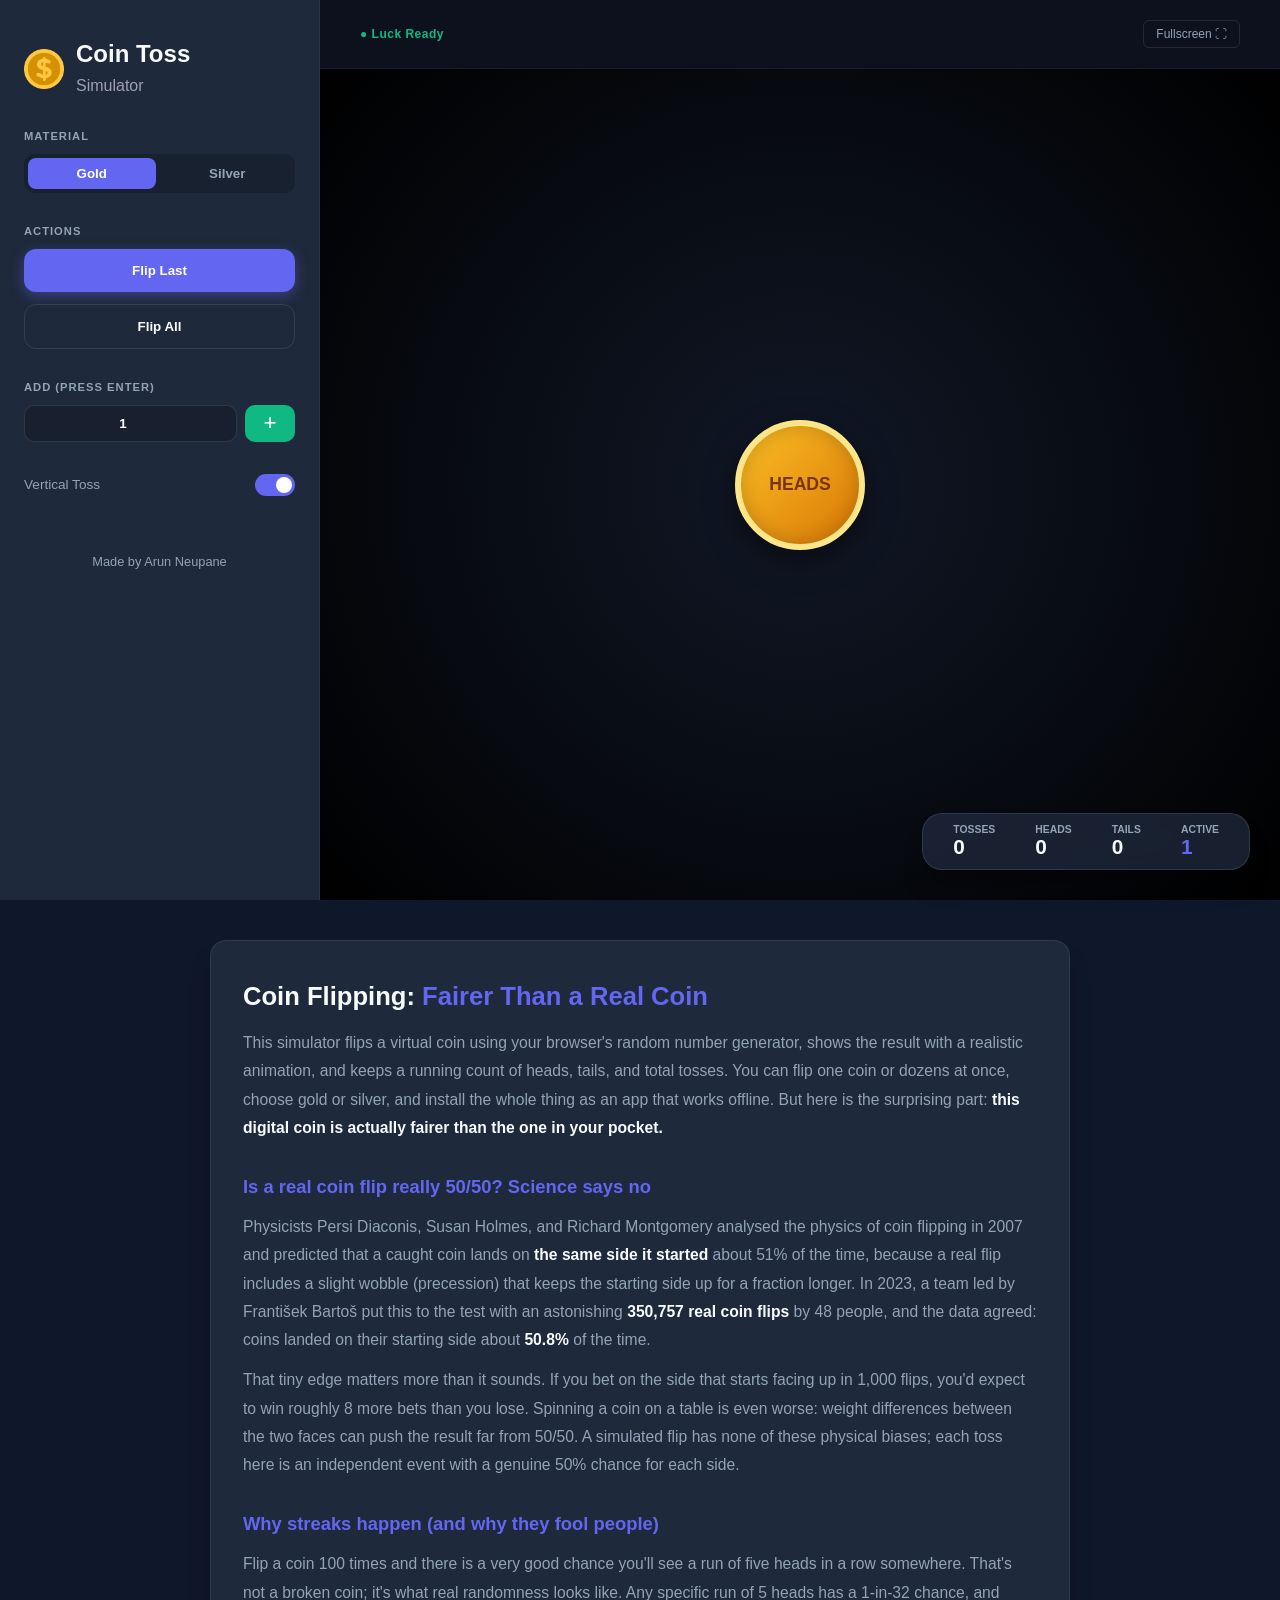
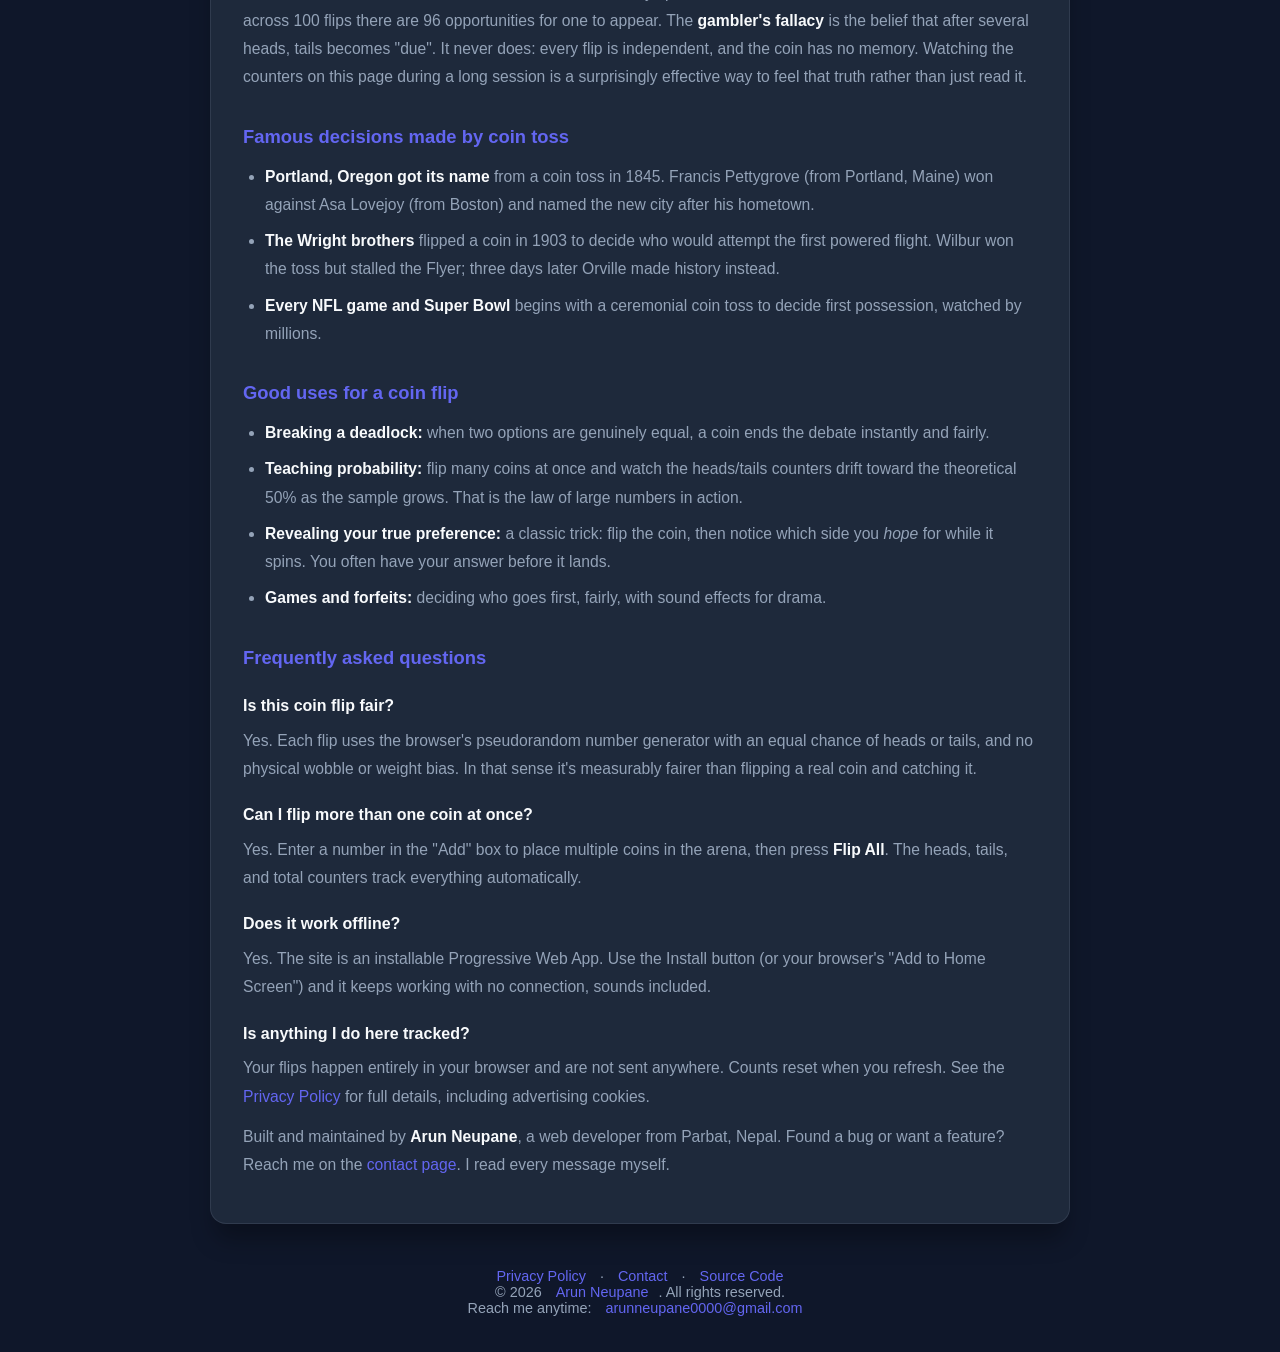
<file: index.html>
<!DOCTYPE html>
<html lang="en">

<head>
    <meta name="google-adsense-account" content="ca-pub-1708134460872611">
    <script async src="https://pagead2.googlesyndication.com/pagead/js/adsbygoogle.js?client=ca-pub-1708134460872611" crossorigin="anonymous"></script>
    <meta charset="UTF-8">
    <meta name="viewport" content="width=device-width, initial-scale=1.0">
    <meta name="theme-color" content="#1a1a2e">
    <link rel="manifest" href="manifest.json">
    <title>Coin Toss Simulator | Flip a Virtual Coin Online | Heads or Tails</title>

    <meta name="google-site-verification" content="u9MIvSvtdjNvbfiVKLGy8WuFdbVe-6XRKrV7KxNPRDs" />
    <meta name="robots" content="index, follow, max-snippet:-1, max-video-preview:-1, max-image-preview:large">

    <meta name="description"
        content="Flip virtual coins with realistic animations and sound effects! Track heads, tails, and totals. Perfect for decision-making, teaching probability, or just having fun.">
    <meta name="keywords"
        content="coin toss simulator, flip a coin, heads or tails, coin flip online, probability simulator, virtual coin toss">
    <meta name="author" content="Arun Neupane">

    <!-- Open Graph Meta Tags (for social media sharing) -->
    <meta property="og:title" content="Coin Toss Simulator - Flip Coins Online">
    <meta property="og:description"
        content="Flip virtual coins with realistic animations and sound effects! Track heads, tails, and totals. Perfect for decision-making, teaching probability, or just having fun.">
    <meta property="og:type" content="website">
    <meta property="og:url" content="https://easyflipping.netlify.app">
    <meta property="og:image" content="https://easyflipping.netlify.app/images/coin-flipping.png">
    <meta property="og:site_name" content="Coin Toss Simulator">

    <!-- Twitter Card Meta Tags -->
    <meta name="twitter:card" content="summary_large_image">
    <meta name="twitter:title" content="Coin Toss Simulator | Flip a Virtual Coin Online">
    <meta name="twitter:description"
        content="Not sure what to do ? Flip virtual coins with realistic animations and sound effects! Track heads, tails, and totals. Perfect for decision-making, teaching probability, or just having fun.">
    <meta name="twitter:image" content="https://easyflipping.netlify.app/images/coin-flipping.png">

    <!-- Favicon -->
    <link rel="icon" type="image/png" href="https://easyflipping.netlify.app/images/coin-flipping.png">
    <link rel="apple-touch-icon" href="https://easyflipping.netlify.app/images/coin-flipping.png">

    <!-- Canonical URL -->
    <link rel="canonical" href="https://easyflipping.netlify.app">

    <link rel="icon" type="image/png" href="./images/coin-flipping.png">
    <link rel="stylesheet" href="styles.css">

    <script type="application/ld+json">
{
  "@context": "https://schema.org",
  "@type": "WebApplication",
  "name": "Coin Toss Simulator",
  "url": "https://easyflipping.netlify.app",
  "description": "Flip virtual coins with realistic animations and sound effects! Track heads, tails, and totals. Perfect for decision-making, teaching probability, or just having fun.",
  "applicationCategory": "GameApplication",
  "operatingSystem": "Web",
  "author": {
    "@type": "Person",
    "name": "Arun Neupane",
    "sameAs": [
      "https://github.com/arundada9000",
      "https://www.facebook.com/arundada9000",
      "https://www.instagram.com/arundada9000",
      "https://www.youtube.com/@arundada9000",
      "https://wa.me/9779811420975"
    ]
  },
  "image": "https://easyflipping.netlify.app/images/coin-flipping.png",
  "datePublished": "2026-01-10",
  "dateModified": "2026-07-22",
  "inLanguage": "en",
  "interactionStatistic": {
    "@type": "InteractionCounter",
    "interactionType": { "@type": "UserInteraction" },
    "userInteractionCount": 0
  }
}
</script>

    <script type="application/ld+json">
{
  "@context": "https://schema.org",
  "@type": "FAQPage",
  "mainEntity": [
    {
      "@type": "Question",
      "name": "Is this coin flip fair?",
      "acceptedAnswer": {
        "@type": "Answer",
        "text": "Yes. Each flip uses the browser's pseudorandom number generator with an equal chance of heads or tails, and no physical wobble or weight bias. In that sense it is measurably fairer than flipping a real coin and catching it."
      }
    },
    {
      "@type": "Question",
      "name": "Can I flip more than one coin at once?",
      "acceptedAnswer": {
        "@type": "Answer",
        "text": "Yes. Enter a number in the Add box to place multiple coins in the arena, then press Flip All. The heads, tails, and total counters track everything automatically."
      }
    },
    {
      "@type": "Question",
      "name": "Does it work offline?",
      "acceptedAnswer": {
        "@type": "Answer",
        "text": "Yes. The site is an installable Progressive Web App. Use the Install button or your browser's Add to Home Screen option and it keeps working with no connection, sounds included."
      }
    },
    {
      "@type": "Question",
      "name": "Is anything I do here tracked?",
      "acceptedAnswer": {
        "@type": "Answer",
        "text": "Your flips happen entirely in your browser and are not sent anywhere. Counts reset when you refresh. See the privacy policy for full details, including advertising cookies."
      }
    }
  ]
}
</script>

</head>

<body>
    <div class="premium-app" id="appFrame">
        <button class="drawer-toggle" id="drawerToggle" aria-label="Toggle Settings Menu" aria-expanded="false" aria-controls="sidebar">⚙️ Settings</button>

        <aside class="control-sidebar" id="sidebar" role="complementary" aria-label="Game Controls">
            <div class="brand">
                <img src="./images/coin.png" class="brand-logo" alt="Coin Toss Simulator Logo">
                <h1 style="font-size: 1.5rem; margin: 0; line-height: 1.2;">Coin Toss<br><span style="font-size: 1rem; font-weight: normal; color: #a0a0b0;">Simulator</span></h1>
            </div>

            <div class="control-group">
                <label id="materialLabel">Material</label>
                <div class="material-picker" role="group" aria-labelledby="materialLabel">
                    <button class="m-btn active" id="setGold" aria-pressed="true" aria-label="Set material to Gold">Gold</button>
                    <button class="m-btn" id="setSilver" aria-pressed="false" aria-label="Set material to Silver">Silver</button>
                </div>
            </div>

            <div class="control-group">
                <label id="actionsLabel">Actions</label>
                <button id="tossButton" class="p-btn p-btn-primary" aria-label="Flip the last added coin">Flip Last</button>
                <button id="tossAllButton" class="p-btn p-btn-outline" aria-label="Flip all active coins">Flip All</button>
            </div>

            <div class="control-group">
                <label for="coinCount">Add (Press Enter)</label>
                <div class="p-input-wrapper">
                    <input type="number" id="coinCount" value="1" min="1" class="p-input" aria-label="Number of coins to add">
                    <button id="addCoinsButton" class="p-btn-add" aria-label="Add coins">+</button>
                </div>
            </div>

            <div class="control-group">
                <div class="p-toggle-row">
                    <span id="tossStyleLabel">Vertical Toss</span>
                    <label class="p-switch" aria-labelledby="tossStyleLabel">
                        <input title="Toggle Style" type="checkbox" id="tossStyleToggle" checked aria-label="Toggle vertical toss style">
                        <span class="p-slider" aria-hidden="true"></span>
                    </label>
                </div>
            </div>

            <div class="control-group" id="installContainer" style="display: none; margin-top: 10px;">
                <label>App</label>
                <button id="installAppButton" class="p-btn p-btn-primary" aria-label="Install App for Offline Use" style="background: linear-gradient(135deg, #10b981 0%, #059669 100%); width: 100%;">Install App ⬇️</button>
            </div>

            <div class="creator-credit">
                <a href="https://arunneupane.netlify.app/" target="_blank" rel="noopener" title="Visit the creator's website">Made by Arun Neupane</a>
            </div>
        </aside>

        <main class="arena" id="mainContent" role="main">
            <header class="arena-toolbar" aria-label="Arena Toolbar">
                <div class="status-indicator" role="status" aria-live="polite">● Luck Ready</div>
                <div class="arena-actions">
                    <button id="fullScreenIcon" class="icon-tool" aria-label="Enter Fullscreen">Fullscreen ⛶</button>
                    <button id="exitFullScreenIcon" class="icon-tool" style="display:none;" aria-label="Exit Fullscreen">Exit ✕</button>
                </div>
            </header>

            <div class="coin-surface" id="coinContainer" aria-label="Area showing all coins" aria-live="polite">
                <audio src="./Sounds/coin-flip-shimmer.mp3" id="flipSound" preload="auto"></audio>
                <audio src="./Sounds/coin-spinning.mp3" id="spinSound" preload="auto"></audio>
            </div>
        </main>

        <footer class="floating-stats" role="contentinfo" aria-label="Coin Toss Statistics" aria-live="polite">
            <div class="stat"><small>Tosses</small><strong id="totalTossCount" aria-label="Total Tosses">0</strong></div>
            <div class="stat"><small>Heads</small><strong id="headsCount" aria-label="Total Heads">0</strong></div>
            <div class="stat"><small>Tails</small><strong id="tailsCount" aria-label="Total Tails">0</strong></div>
            <div class="stat active"><small>Active</small><strong id="totalCoinsCount" aria-label="Total Active Coins">1</strong></div>
        </footer>
    </div>

    <div class="content-wrap">
        <article class="content-card">
            <h2>Coin Flipping: <span>Fairer Than a Real Coin</span></h2>
            <p>This simulator flips a virtual coin using your browser's random number generator, shows the result with a realistic animation, and keeps a running count of heads, tails, and total tosses. You can flip one coin or dozens at once, choose gold or silver, and install the whole thing as an app that works offline. But here is the surprising part: <strong>this digital coin is actually fairer than the one in your pocket.</strong></p>

            <h3>Is a real coin flip really 50/50? Science says no</h3>
            <p>Physicists Persi Diaconis, Susan Holmes, and Richard Montgomery analysed the physics of coin flipping in 2007 and predicted that a caught coin lands on <strong>the same side it started</strong> about 51% of the time, because a real flip includes a slight wobble (precession) that keeps the starting side up for a fraction longer. In 2023, a team led by Franti&scaron;ek Barto&scaron; put this to the test with an astonishing <strong>350,757 real coin flips</strong> by 48 people, and the data agreed: coins landed on their starting side about <strong>50.8%</strong> of the time.</p>
            <p>That tiny edge matters more than it sounds. If you bet on the side that starts facing up in 1,000 flips, you'd expect to win roughly 8 more bets than you lose. Spinning a coin on a table is even worse: weight differences between the two faces can push the result far from 50/50. A simulated flip has none of these physical biases; each toss here is an independent event with a genuine 50% chance for each side.</p>

            <h3>Why streaks happen (and why they fool people)</h3>
            <p>Flip a coin 100 times and there is a very good chance you'll see a run of five heads in a row somewhere. That's not a broken coin; it's what real randomness looks like. Any specific run of 5 heads has a 1-in-32 chance, and across 100 flips there are 96 opportunities for one to appear. The <strong>gambler's fallacy</strong> is the belief that after several heads, tails becomes "due". It never does: every flip is independent, and the coin has no memory. Watching the counters on this page during a long session is a surprisingly effective way to feel that truth rather than just read it.</p>

            <h3>Famous decisions made by coin toss</h3>
            <ul>
                <li><strong>Portland, Oregon got its name</strong> from a coin toss in 1845. Francis Pettygrove (from Portland, Maine) won against Asa Lovejoy (from Boston) and named the new city after his hometown.</li>
                <li><strong>The Wright brothers</strong> flipped a coin in 1903 to decide who would attempt the first powered flight. Wilbur won the toss but stalled the Flyer; three days later Orville made history instead.</li>
                <li><strong>Every NFL game and Super Bowl</strong> begins with a ceremonial coin toss to decide first possession, watched by millions.</li>
            </ul>

            <h3>Good uses for a coin flip</h3>
            <ul>
                <li><strong>Breaking a deadlock:</strong> when two options are genuinely equal, a coin ends the debate instantly and fairly.</li>
                <li><strong>Teaching probability:</strong> flip many coins at once and watch the heads/tails counters drift toward the theoretical 50% as the sample grows. That is the law of large numbers in action.</li>
                <li><strong>Revealing your true preference:</strong> a classic trick: flip the coin, then notice which side you <em>hope</em> for while it spins. You often have your answer before it lands.</li>
                <li><strong>Games and forfeits:</strong> deciding who goes first, fairly, with sound effects for drama.</li>
            </ul>

            <h3>Frequently asked questions</h3>
            <h4>Is this coin flip fair?</h4>
            <p>Yes. Each flip uses the browser's pseudorandom number generator with an equal chance of heads or tails, and no physical wobble or weight bias. In that sense it's measurably fairer than flipping a real coin and catching it.</p>

            <h4>Can I flip more than one coin at once?</h4>
            <p>Yes. Enter a number in the "Add" box to place multiple coins in the arena, then press <strong>Flip All</strong>. The heads, tails, and total counters track everything automatically.</p>

            <h4>Does it work offline?</h4>
            <p>Yes. The site is an installable Progressive Web App. Use the Install button (or your browser's "Add to Home Screen") and it keeps working with no connection, sounds included.</p>

            <h4>Is anything I do here tracked?</h4>
            <p>Your flips happen entirely in your browser and are not sent anywhere. Counts reset when you refresh. See the <a href="./privacy.html">Privacy Policy</a> for full details, including advertising cookies.</p>

            <p>Built and maintained by <strong>Arun Neupane</strong>, a web developer from Parbat, Nepal. Found a bug or want a feature? Reach me on the <a href="./contact.html">contact page</a>. I read every message myself.</p>
        </article>
    </div>

    <footer class="site-footer">
        <p>
            <a href="./privacy.html">Privacy Policy</a> &middot;
            <a href="./contact.html">Contact</a> &middot;
            <a href="https://github.com/arundada9000/Flip-a-Coin" target="_blank" rel="noopener">Source Code</a>
        </p>
        <p>&copy; <span id="year">2026</span> <a href="https://arunneupane.netlify.app/" target="_blank" rel="noopener">Arun Neupane</a>. All rights reserved.</p>
        <p>Reach me anytime: <a href="mailto:arunneupane0000@gmail.com">arunneupane0000@gmail.com</a></p>
    </footer>

    <script src="script.js"></script>
</body>

</html>
</file>
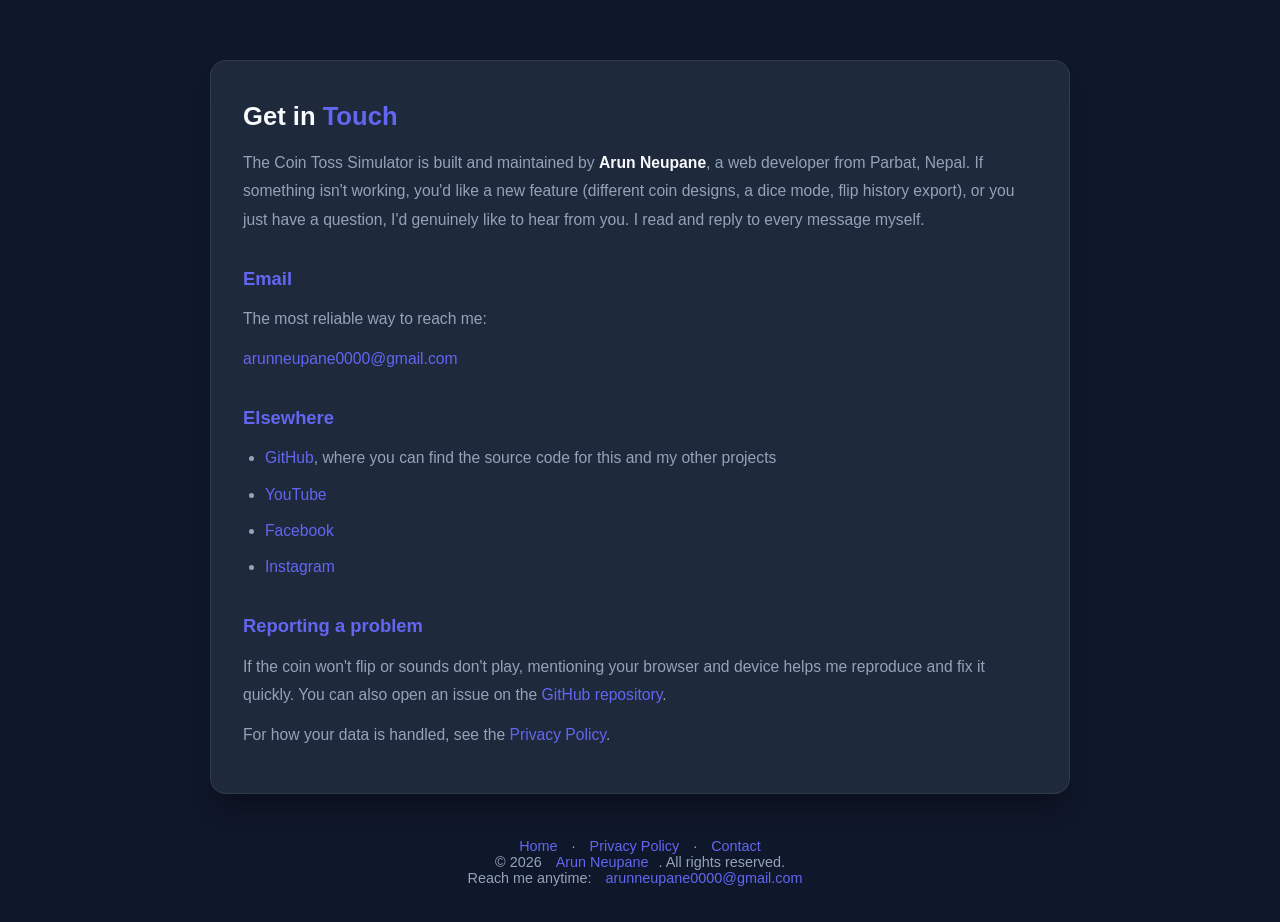
<file: contact.html>
<!DOCTYPE html>
<html lang="en">

<head>
    <meta name="google-adsense-account" content="ca-pub-1708134460872611">
    <meta charset="UTF-8">
    <meta name="viewport" content="width=device-width, initial-scale=1.0">
    <meta name="theme-color" content="#1a1a2e">

    <title>Contact | Coin Toss Simulator</title>
    <meta name="description"
        content="Get in touch with Arun Neupane, the maker of the Coin Toss Simulator. Report a bug, request a feature, or ask a question.">
    <meta name="robots" content="index, follow">
    <link rel="canonical" href="https://easyflipping.netlify.app/contact">

    <link rel="icon" type="image/png" href="./images/coin-flipping.png">

    <meta property="og:title" content="Contact | Coin Toss Simulator">
    <meta property="og:description" content="Reach the maker of the Coin Toss Simulator for support or feedback.">
    <meta property="og:type" content="website">
    <meta property="og:url" content="https://easyflipping.netlify.app/contact">
    <meta property="og:image" content="https://easyflipping.netlify.app/images/coin-flipping.png">

    <link rel="stylesheet" href="styles.css">

    <script type="application/ld+json">
    {
      "@context": "https://schema.org",
      "@type": "ContactPage",
      "name": "Contact Coin Toss Simulator",
      "url": "https://easyflipping.netlify.app/contact",
      "description": "Contact Arun Neupane about the Coin Toss Simulator.",
      "mainEntity": {
        "@type": "Person",
        "name": "Arun Neupane",
        "email": "arunneupane0000@gmail.com",
        "sameAs": [
          "https://github.com/arundada9000",
          "https://www.youtube.com/@arundada9000",
          "https://www.facebook.com/arundada9000",
          "https://www.instagram.com/arundada9000"
        ]
      }
    }
    </script>
</head>

<body>
    <div class="content-wrap" style="padding-top: 60px;">
        <article class="content-card">
            <h2>Get in <span>Touch</span></h2>
            <p>The Coin Toss Simulator is built and maintained by <strong>Arun Neupane</strong>, a web developer from Parbat, Nepal. If something isn't working, you'd like a new feature (different coin designs, a dice mode, flip history export), or you just have a question, I'd genuinely like to hear from you. I read and reply to every message myself.</p>

            <h3>Email</h3>
            <p>The most reliable way to reach me:</p>
            <p><a href="mailto:arunneupane0000@gmail.com">arunneupane0000@gmail.com</a></p>

            <h3>Elsewhere</h3>
            <ul>
                <li><a href="https://github.com/arundada9000" target="_blank" rel="noopener">GitHub</a>, where you can find the source code for this and my other projects</li>
                <li><a href="https://www.youtube.com/@arundada9000" target="_blank" rel="noopener">YouTube</a></li>
                <li><a href="https://www.facebook.com/arundada9000" target="_blank" rel="noopener">Facebook</a></li>
                <li><a href="https://www.instagram.com/arundada9000" target="_blank" rel="noopener">Instagram</a></li>
            </ul>

            <h3>Reporting a problem</h3>
            <p>If the coin won't flip or sounds don't play, mentioning your browser and device helps me reproduce and fix it quickly. You can also open an issue on the <a href="https://github.com/arundada9000/Flip-a-Coin" target="_blank" rel="noopener">GitHub repository</a>.</p>

            <p>For how your data is handled, see the <a href="./privacy.html">Privacy Policy</a>.</p>
        </article>
    </div>

    <footer class="site-footer">
        <p>
            <a href="./index.html">Home</a> &middot;
            <a href="./privacy.html">Privacy Policy</a> &middot;
            <a href="./contact.html">Contact</a>
        </p>
        <p>&copy; <span id="year">2026</span> <a href="https://arunneupane.netlify.app/" target="_blank" rel="noopener">Arun Neupane</a>. All rights reserved.</p>
        <p>Reach me anytime: <a href="mailto:arunneupane0000@gmail.com">arunneupane0000@gmail.com</a></p>
    </footer>

    <script>
        const y = document.getElementById("year");
        if (y) y.textContent = new Date().getFullYear();
    </script>
</body>

</html>
</file>
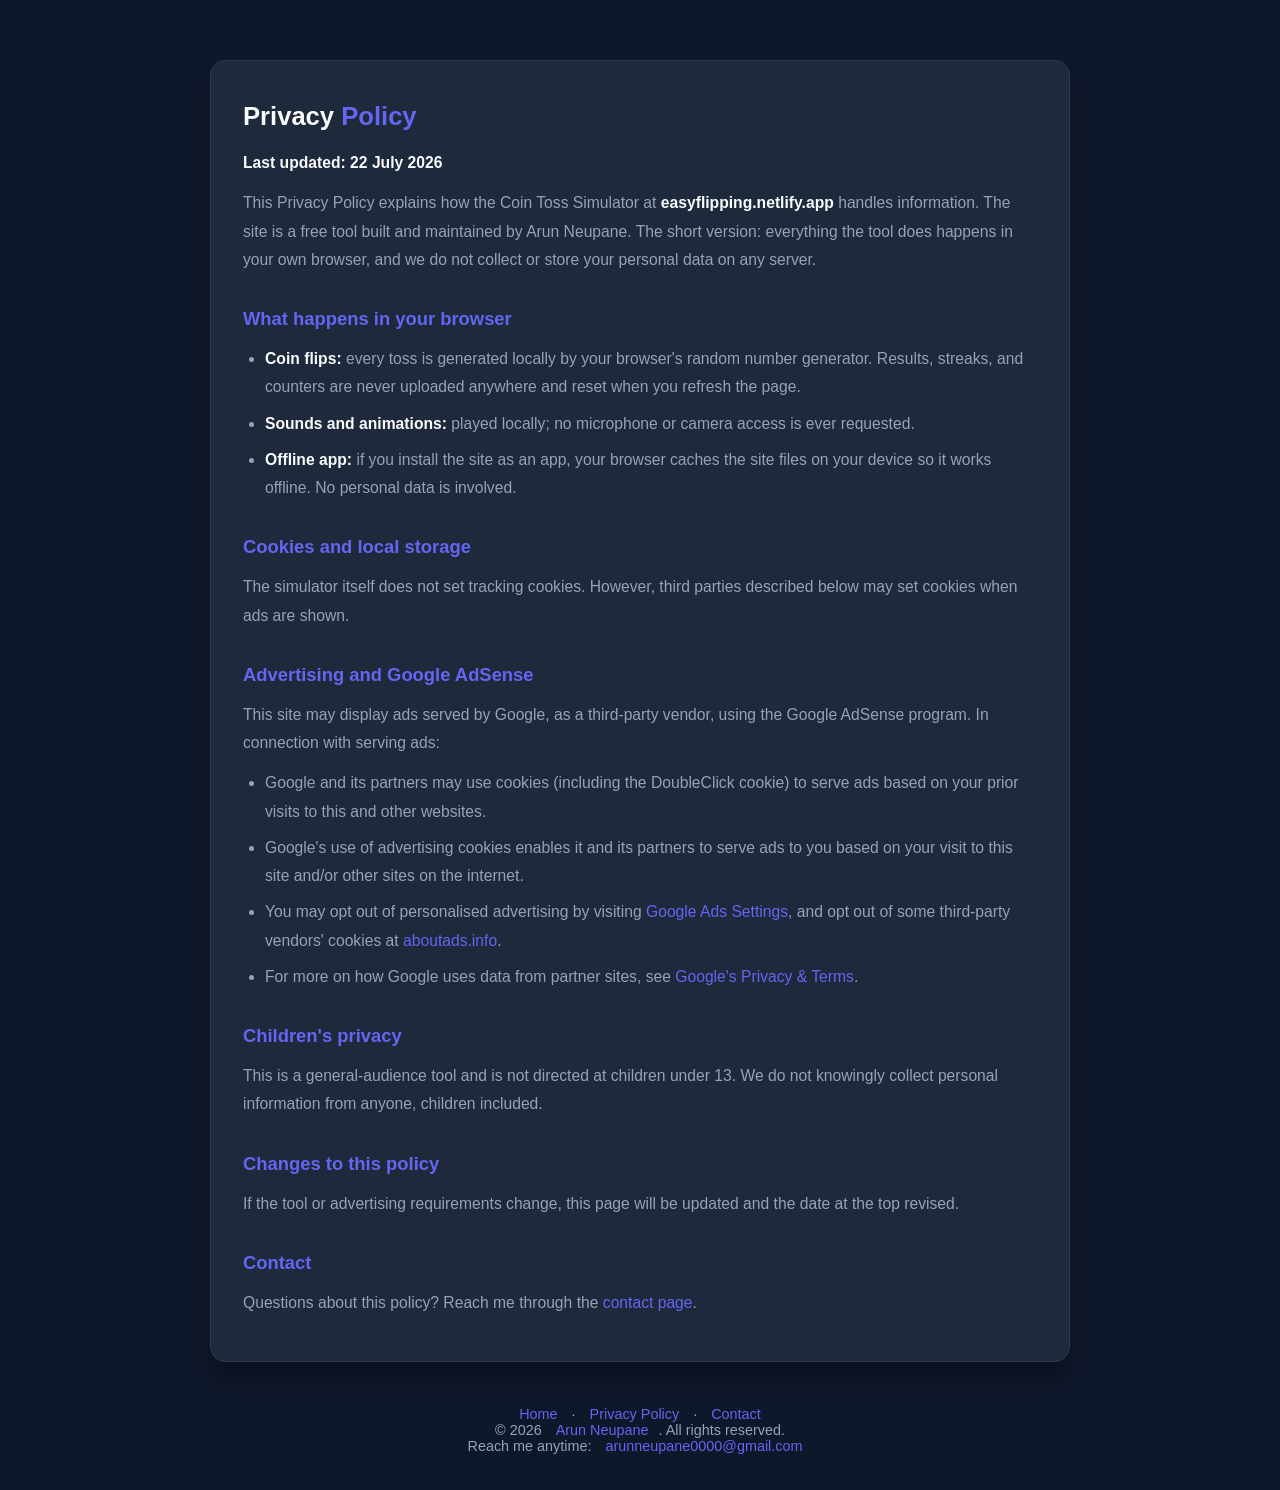
<file: privacy.html>
<!DOCTYPE html>
<html lang="en">

<head>
    <meta name="google-adsense-account" content="ca-pub-1708134460872611">
    <meta charset="UTF-8">
    <meta name="viewport" content="width=device-width, initial-scale=1.0">
    <meta name="theme-color" content="#1a1a2e">

    <title>Privacy Policy | Coin Toss Simulator</title>
    <meta name="description"
        content="How the Coin Toss Simulator handles your data: all flips happen locally in your browser. Read the full privacy policy, including advertising and cookie use.">
    <meta name="robots" content="index, follow">
    <link rel="canonical" href="https://easyflipping.netlify.app/privacy">

    <link rel="icon" type="image/png" href="./images/coin-flipping.png">

    <meta property="og:title" content="Privacy Policy | Coin Toss Simulator">
    <meta property="og:description" content="How the Coin Toss Simulator handles your data and cookies.">
    <meta property="og:type" content="website">
    <meta property="og:url" content="https://easyflipping.netlify.app/privacy">
    <meta property="og:image" content="https://easyflipping.netlify.app/images/coin-flipping.png">

    <link rel="stylesheet" href="styles.css">
</head>

<body>
    <div class="content-wrap" style="padding-top: 60px;">
        <article class="content-card">
            <h2>Privacy <span>Policy</span></h2>
            <p><strong>Last updated: 22 July 2026</strong></p>
            <p>This Privacy Policy explains how the Coin Toss Simulator at <strong>easyflipping.netlify.app</strong> handles information. The site is a free tool built and maintained by Arun Neupane. The short version: everything the tool does happens in your own browser, and we do not collect or store your personal data on any server.</p>

            <h3>What happens in your browser</h3>
            <ul>
                <li><strong>Coin flips:</strong> every toss is generated locally by your browser's random number generator. Results, streaks, and counters are never uploaded anywhere and reset when you refresh the page.</li>
                <li><strong>Sounds and animations:</strong> played locally; no microphone or camera access is ever requested.</li>
                <li><strong>Offline app:</strong> if you install the site as an app, your browser caches the site files on your device so it works offline. No personal data is involved.</li>
            </ul>

            <h3>Cookies and local storage</h3>
            <p>The simulator itself does not set tracking cookies. However, third parties described below may set cookies when ads are shown.</p>

            <h3>Advertising and Google AdSense</h3>
            <p>This site may display ads served by Google, as a third-party vendor, using the Google AdSense program. In connection with serving ads:</p>
            <ul>
                <li>Google and its partners may use cookies (including the DoubleClick cookie) to serve ads based on your prior visits to this and other websites.</li>
                <li>Google's use of advertising cookies enables it and its partners to serve ads to you based on your visit to this site and/or other sites on the internet.</li>
                <li>You may opt out of personalised advertising by visiting <a href="https://www.google.com/settings/ads" rel="noopener" target="_blank">Google Ads Settings</a>, and opt out of some third-party vendors' cookies at <a href="https://www.aboutads.info/choices/" rel="noopener" target="_blank">aboutads.info</a>.</li>
                <li>For more on how Google uses data from partner sites, see <a href="https://policies.google.com/technologies/partner-sites" rel="noopener" target="_blank">Google's Privacy &amp; Terms</a>.</li>
            </ul>

            <h3>Children's privacy</h3>
            <p>This is a general-audience tool and is not directed at children under 13. We do not knowingly collect personal information from anyone, children included.</p>

            <h3>Changes to this policy</h3>
            <p>If the tool or advertising requirements change, this page will be updated and the date at the top revised.</p>

            <h3>Contact</h3>
            <p>Questions about this policy? Reach me through the <a href="./contact.html">contact page</a>.</p>
        </article>
    </div>

    <footer class="site-footer">
        <p>
            <a href="./index.html">Home</a> &middot;
            <a href="./privacy.html">Privacy Policy</a> &middot;
            <a href="./contact.html">Contact</a>
        </p>
        <p>&copy; <span id="year">2026</span> <a href="https://arunneupane.netlify.app/" target="_blank" rel="noopener">Arun Neupane</a>. All rights reserved.</p>
        <p>Reach me anytime: <a href="mailto:arunneupane0000@gmail.com">arunneupane0000@gmail.com</a></p>
    </footer>

    <script>
        const y = document.getElementById("year");
        if (y) y.textContent = new Date().getFullYear();
    </script>
</body>

</html>
</file>
<file: styles.css>
:root {
  --bg: #0f172a;
  --sidebar: #1e293b;
  --accent: #6366f1;
  --text: #f8fafc;
  --text-dim: #94a3b8;
  --gold: linear-gradient(135deg, #fbbf24 0%, #d97706 100%);
  --silver: linear-gradient(135deg, #94a3b8 0%, #475569 100%);
  --shadow-lg: 0 20px 25px -5px rgba(0, 0, 0, 0.3);
}

* {
  margin: 0;
  padding: 0;
  box-sizing: border-box;
}

body {
  font-family: "Inter", sans-serif;
  background: var(--bg);
  color: var(--text);
  min-height: 100vh;
  overflow-x: hidden;
  overflow-y: auto;
}

.premium-app {
  display: flex;
  height: 100vh;
  position: relative;
}

/* Sidebar */
.control-sidebar {
  width: 320px;
  background: var(--sidebar);
  padding: 40px 24px;
  display: flex;
  flex-direction: column;
  gap: 32px;
  border-right: 1px solid rgba(255, 255, 255, 0.05);
}

.brand {
  display: flex;
  align-items: center;
  gap: 12px;
}
.brand-logo {
  width: 40px;
  height: 40px;
}
.brand h2 {
  font-size: 1.1rem;
  font-weight: 800;
}
.brand p {
  font-size: 0.75rem;
  color: var(--text-dim);
}

.control-group {
  display: flex;
  flex-direction: column;
  gap: 12px;
}
.control-group label {
  font-size: 0.7rem;
  text-transform: uppercase;
  letter-spacing: 1px;
  color: var(--text-dim);
  font-weight: 700;
}

.p-btn {
  padding: 14px;
  border: none;
  border-radius: 12px;
  font-weight: 600;
  cursor: pointer;
  transition: 0.2s cubic-bezier(0.4, 0, 0.2, 1);
}

.p-btn-primary {
  background: var(--accent);
  color: white;
  box-shadow: 0 4px 14px rgba(99, 102, 241, 0.4);
}
.p-btn-primary:hover {
  transform: translateY(-2px);
  filter: brightness(1.1);
}

.p-btn-outline {
  background: transparent;
  color: white;
  border: 1px solid rgba(255, 255, 255, 0.1);
}
.p-btn-outline:hover {
  background: rgba(255, 255, 255, 0.05);
}

.p-input-wrapper {
  display: flex;
  gap: 8px;
}
.p-input {
  flex: 1;
  background: rgba(0, 0, 0, 0.2);
  border: 1px solid rgba(255, 255, 255, 0.1);
  border-radius: 10px;
  color: white;
  padding: 10px;
  text-align: center;
  font-weight: 700;
}

.p-btn-add {
  width: 50px;
  background: #10b981;
  border: none;
  border-radius: 10px;
  color: white;
  font-size: 1.4rem;
  cursor: pointer;
}

/* Toggle */
.p-toggle-row {
  display: flex;
  justify-content: space-between;
  align-items: center;
  font-size: 0.85rem;
  color: var(--text-dim);
}
.p-switch {
  position: relative;
  width: 40px;
  height: 22px;
}
.p-switch input {
  opacity: 0;
  width: 0;
  height: 0;
}
.p-slider {
  position: absolute;
  cursor: pointer;
  top: 0;
  left: 0;
  right: 0;
  bottom: 0;
  background: #334155;
  border-radius: 20px;
  transition: 0.3s;
}
.p-slider:before {
  position: absolute;
  content: "";
  height: 16px;
  width: 16px;
  left: 3px;
  bottom: 3px;
  background: white;
  transition: 0.3s;
  border-radius: 50%;
}
input:checked + .p-slider {
  background: var(--accent);
}
input:checked + .p-slider:before {
  transform: translateX(18px);
}

/* Arena */
.arena {
  flex: 1;
  display: flex;
  flex-direction: column;
  position: relative;
  background: #0c111d;
}
.arena-toolbar {
  padding: 20px 40px;
  display: flex;
  justify-content: space-between;
  align-items: center;
  border-bottom: 1px solid rgba(255, 255, 255, 0.05);
}
.status-indicator {
  font-size: 0.75rem;
  color: #10b981;
  font-weight: 600;
  letter-spacing: 0.5px;
}
.icon-tool {
  background: transparent;
  border: 1px solid rgba(255, 255, 255, 0.1);
  color: var(--text-dim);
  padding: 6px 12px;
  border-radius: 6px;
  cursor: pointer;
  font-size: 0.75rem;
}

.coin-surface {
  flex: 1;
  padding: 40px;
  display: grid;
  grid-template-columns: repeat(auto-fill, minmax(140px, 1fr));
  gap: 40px;
  overflow-y: auto;
  justify-items: center;
  align-content: start;
}

/* PREMIUN COIN PHYSICS */
.coin {
  width: 130px;
  height: 130px;
  position: relative;
  transform-style: preserve-3d;
  cursor: pointer;
  transition: transform 0.1s;
}

.coin:active {
  transform: scale(0.92);
}

.coin .side {
  width: 100%;
  height: 100%;
  position: absolute;
  backface-visibility: hidden;
  border-radius: 50%;
  display: flex;
  align-items: center;
  justify-content: center;
  font-weight: 800;
  font-size: 1.1rem;
  border: 6px solid rgba(255, 255, 255, 0.2);
  box-shadow: 0 10px 30px rgba(0, 0, 0, 0.5), inset 0 0 20px rgba(0, 0, 0, 0.2);
}

.heads {
  background: var(--gold);
  color: #78350f;
}
.tails {
  background: var(--silver);
  color: #f8fafc;
  transform: rotateY(180deg);
}

/* ANIMATIONS */
@keyframes spin-animation {
  0% {
    transform: rotateY(0) rotateX(0);
  }
  100% {
    transform: rotateY(7200deg) rotateX(7200deg);
  }
}

@keyframes toss-animation {
  0% {
    transform: translateY(0) rotateX(0);
  }
  30% {
    transform: translateY(-250px) rotateX(720deg) scale(1.2);
  }
  100% {
    transform: translateY(0) rotateX(1800deg) scale(1);
  }
}

/* Stats */
.floating-stats {
  position: absolute;
  bottom: 30px;
  right: 30px;
  background: rgba(30, 41, 59, 0.8);
  -webkit-backdrop-filter: blur(12px);
  backdrop-filter: blur(12px);
  padding: 10px 30px;
  border-radius: 20px;
  display: flex;
  gap: 40px;
  border: 1px solid rgba(255, 255, 255, 0.1);
  box-shadow: var(--shadow-lg);
}

.stat {
  display: flex;
  flex-direction: column;
}
.stat small {
  font-size: 0.65rem;
  color: var(--text-dim);
  text-transform: uppercase;
  font-weight: 700;
}
.stat strong {
  font-size: 1.3rem;
  color: var(--text);
}
.stat.active strong {
  color: var(--accent);
}

/* Full Screen Overrides */
.coin-container.full-screen {
  position: fixed;
  top: 0;
  left: 0;
  width: 100vw;
  height: 100vh;
  background: #000;
  z-index: 2000;
  display: flex;
  flex-wrap: wrap;
  justify-content: center;
  align-items: center;
}

/* MOBILE */
@media (max-width: 850px) {
  .premium-app {
    flex-direction: column;
  }
  .control-sidebar {
    width: 100%;
    padding: 20px;
    order: 2;
    height: auto;
    border-top: 1px solid rgba(255, 255, 255, 0.1);
  }
  .arena {
    order: 1;
    flex: 1;
  }
  .floating-stats {
    position: static;
    width: 100%;
    border-radius: 0;
    justify-content: space-around;
    padding: 15px;
    order: 3;
  }
  .coin-surface {
    padding: 20px;
    grid-template-columns: repeat(2, 1fr);
  }
  .coin {
    width: 100px;
    height: 100px;
  }
}

.material-picker {
  display: grid;
  grid-template-columns: 1fr 1fr;
  gap: 8px;
  background: rgba(0, 0, 0, 0.2);
  padding: 4px;
  border-radius: 10px;
}

.m-btn {
  padding: 8px;
  border: none;
  border-radius: 8px;
  background: transparent;
  color: var(--text-dim);
  cursor: pointer;
  font-weight: 600;
  transition: 0.3s;
}

.m-btn.active {
  background: var(--accent);
  color: white;
}

/* Metallic Profiles */
.coin.gold .heads {
  background: linear-gradient(135deg, #fbbf24 0%, #d97706 100%);
  color: #78350f;
  border-color: #fde68a;
}
.coin.gold .tails {
  background: #451a03;
  color: #fbbf24;
  border-color: #78350f;
}

.coin.silver .heads {
  background: linear-gradient(135deg, #e2e8f0 0%, #94a3b8 100%);
  color: #1e293b;
  border-color: #f8fafc;
}
.coin.silver .tails {
  background: #334155;
  color: #e2e8f0;
  border-color: #475569;
}

/* Fullscreen Styles */
:fullscreen .arena {
  height: 100vh;
  width: 100vw;
}
:fullscreen .control-sidebar {
  display: none;
}
:fullscreen .floating-stats {
  bottom: 20px;
  right: 20px;
  scale: 0.8;
}

/* Centering & Premium Layout */
.coin-surface {
  flex: 1;
  padding: 40px;
  display: flex;
  flex-wrap: wrap;
  gap: 30px;
  justify-content: center;
  align-items: center;
  overflow-y: auto;
  background: radial-gradient(circle at center, #111827 0%, #000 100%);
  display: flex;
  flex-wrap: wrap;
  justify-content: center;
  align-content: center;
  align-items: center;
  gap: 40px;
}

.coin {
  width: 130px;
  height: 130px;
  position: relative;
  transform-style: preserve-3d;
  cursor: pointer;
  transition: transform 0.6s cubic-bezier(0.175, 0.885, 0.32, 1.275);
}

/* Restored Animation Logic - Ensuring Tails lands on 180deg */
@keyframes toss-heads {
  0% {
    transform: translateY(0) rotateX(0);
  }
  30% {
    transform: translateY(-300px) rotateX(720deg) scale(1.2);
  }
  100% {
    transform: translateY(0) rotateX(1800deg);
  }
}

@keyframes toss-tails {
  0% {
    transform: translateY(0) rotateX(0);
  }
  30% {
    transform: translateY(-300px) rotateX(720deg) scale(1.2);
  }
  100% {
    transform: translateY(0) rotateX(1980deg);
  }
}

@keyframes spin-heads {
  0% {
    transform: rotateY(0);
  }
  100% {
    transform: rotateY(6480deg);
  }
}

@keyframes spin-tails {
  0% {
    transform: rotateY(0);
  }
  100% {
    transform: rotateY(6300deg);
  }
}

/* Mobile Drawer Styles */
.drawer-toggle {
  display: none;
  position: absolute;
  top: 20px;
  left: 20px;
  z-index: 3000;
  background: var(--accent);
  color: white;
  border: none;
  padding: 10px 20px;
  border-radius: 50px;
  font-weight: 800;
  box-shadow: 0 4px 15px rgba(0, 0, 0, 0.3);
}

@media (max-width: 850px) {
  .drawer-toggle {
    display: block;
  }
  .control-sidebar {
    position: fixed;
    left: 0;
    bottom: -100%; /* Hidden by default */
    width: 100%;
    height: auto;
    z-index: 2500;
    transition: bottom 0.4s cubic-bezier(0.4, 0, 0.2, 1);
    border-radius: 30px 30px 0 0;
    border-top: 2px solid var(--accent);
  }
  .control-sidebar.open {
    bottom: 0;
  }
}

/* Accessibility Focus Styles */
:focus-visible {
  outline: 3px solid var(--accent);
  outline-offset: 4px;
}

.coin:focus-visible {
  outline-offset: 10px;
  border-radius: 50%;
}

/* ---------- Guide / article content below the app ---------- */
.content-wrap {
  max-width: 900px;
  margin: 0 auto;
  padding: 40px 20px 20px;
}

.content-card {
  background: var(--sidebar);
  border: 1px solid rgba(148, 163, 184, 0.15);
  border-radius: 16px;
  padding: 32px;
  box-shadow: var(--shadow-lg);
  line-height: 1.8;
}

.content-card h2 {
  font-size: 1.6rem;
  margin-bottom: 10px;
}

.content-card h2 span {
  color: var(--accent);
}

.content-card h3 {
  font-size: 1.15rem;
  color: var(--accent);
  margin: 28px 0 10px;
}

.content-card h4 {
  font-size: 1rem;
  margin: 18px 0 6px;
}

.content-card p,
.content-card li {
  color: var(--text-dim);
  font-size: 0.98rem;
  margin-bottom: 12px;
}

.content-card ul,
.content-card ol {
  padding-left: 22px;
  margin-bottom: 14px;
}

.content-card li {
  margin-bottom: 8px;
}

.content-card strong {
  color: var(--text);
}

.content-card a {
  color: var(--accent);
  text-decoration: none;
}

.content-card a:hover {
  text-decoration: underline;
}

.site-footer {
  text-align: center;
  padding: 24px 20px 36px;
  color: var(--text-dim);
  font-size: 0.9rem;
}

.site-footer a {
  color: var(--accent);
  text-decoration: none;
  margin: 0 10px;
}

.site-footer a:hover {
  text-decoration: underline;
}

.creator-credit {
  margin-top: 24px;
  text-align: center;
}

.creator-credit a {
  color: var(--text-dim);
  font-size: 0.8rem;
  text-decoration: none;
}

.creator-credit a:hover {
  color: var(--accent);
  text-decoration: underline;
}
</file>
